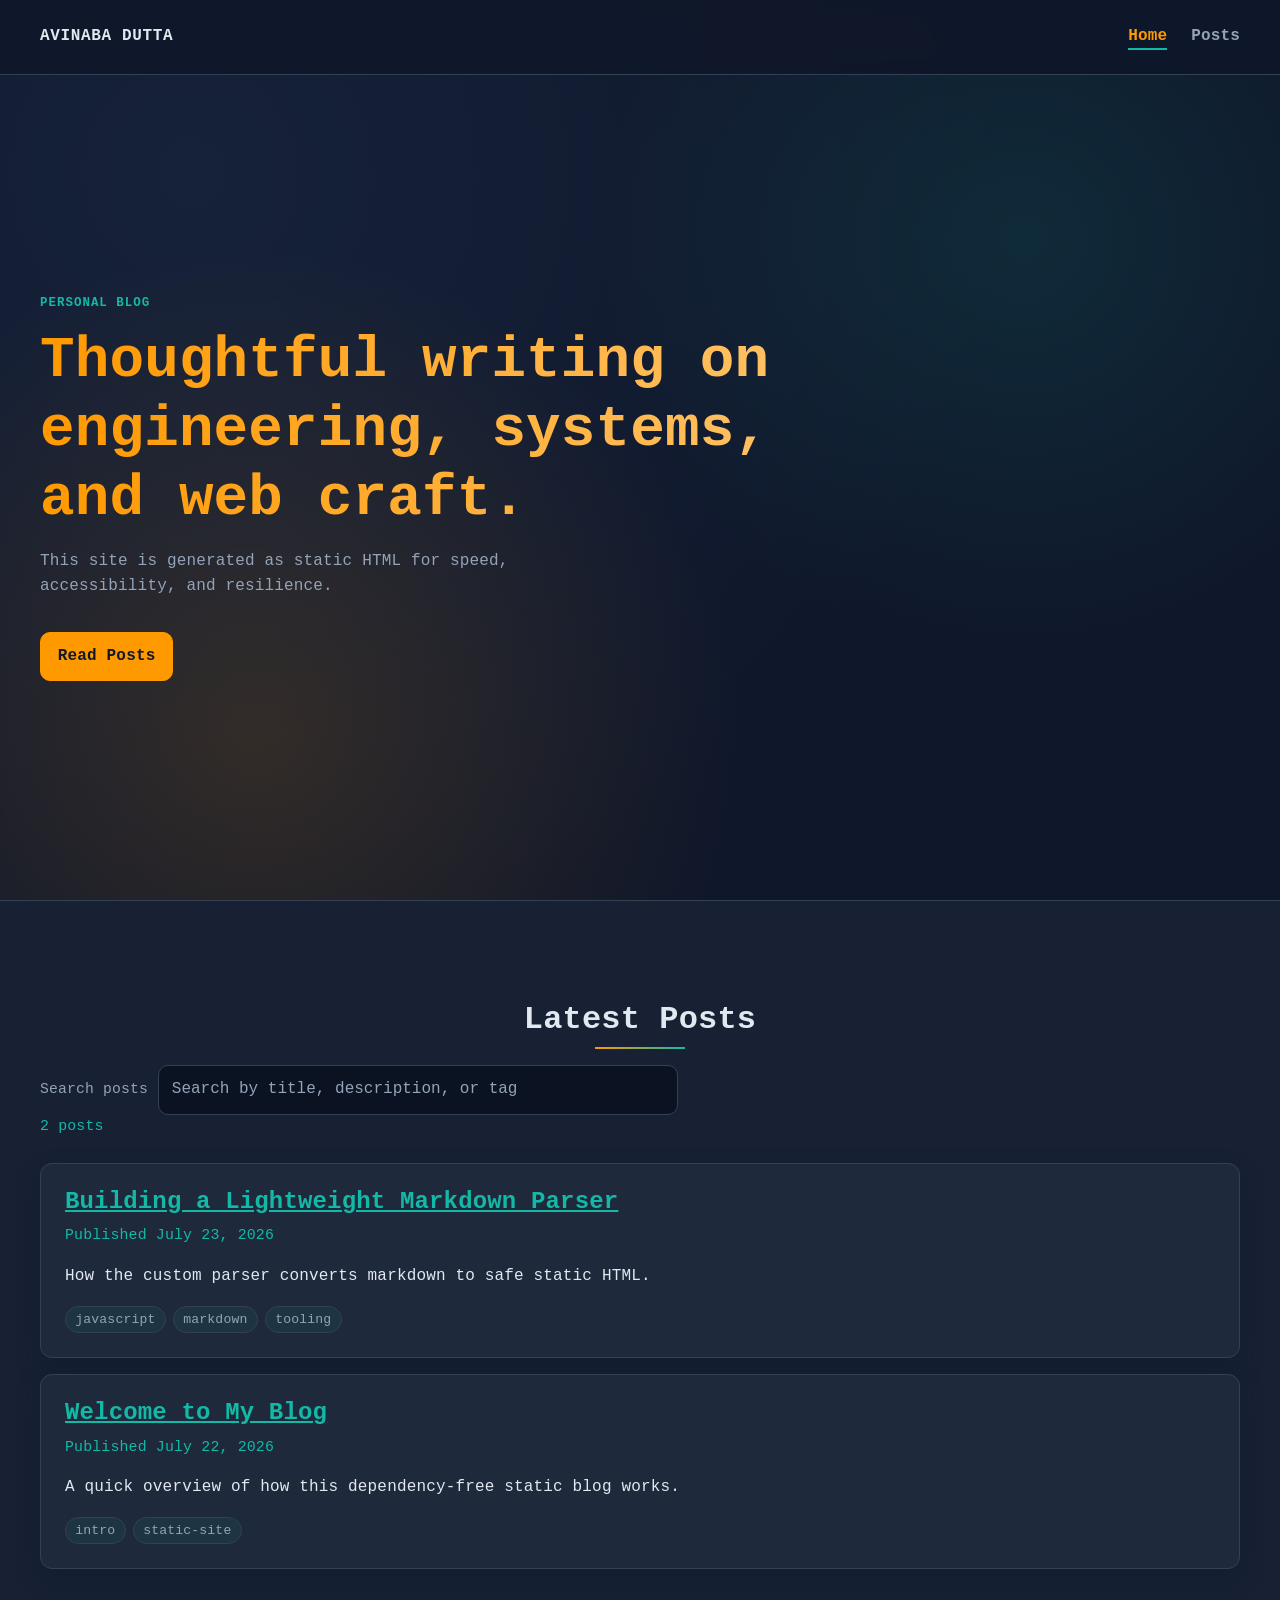
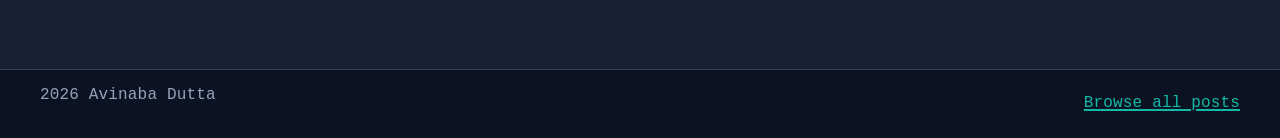
<file: index.html>
<!doctype html>
<html lang="en">
  <head>
    <meta charset="utf-8">
    <meta name="viewport" content="width=device-width, initial-scale=1">
    <title>Avinaba Dutta | Personal Blog</title>
    <meta name="description" content="Personal blog and writing archive by Avinaba Dutta.">
    <link rel="stylesheet" href="css/styles.css">
  </head>
  <body>
    <a class="skip-link" href="#main-content">Skip to content</a>

    <header class="site-header">
      <div class="container header-inner">
        <a class="brand" href="index.html" aria-label="Homepage">Avinaba Dutta</a>
        <button class="menu-toggle" aria-expanded="false" aria-controls="primary-nav">Menu</button>
        <nav id="primary-nav" class="primary-nav" aria-label="Main navigation">
          <ul>
            <li><a aria-current="page" href="index.html">Home</a></li>
            <li><a href="#posts">Posts</a></li>
          </ul>
        </nav>
      </div>
    </header>

    <main id="main-content">
      <section class="hero">
        <div class="container">
          <p class="eyebrow">Personal Blog</p>
          <h1>Thoughtful writing on engineering, systems, and web craft.</h1>
          <p class="lead">
            This site is generated as static HTML for speed, accessibility, and resilience.
          </p>
          <a class="button" href="#posts">Read Posts</a>
        </div>
      </section>

      <section id="posts" class="section">
        <div class="container">
          <div class="section-heading">
            <h2>Latest Posts</h2>
          </div>
          <label class="search-label" for="post-search">Search posts</label>
          <input
            id="post-search"
            class="search-input"
            type="search"
            placeholder="Search by title, description, or tag"
            autocomplete="off"
          >
          <p id="post-results-count" class="meta" aria-live="polite"></p>
          <ul id="post-list" class="post-list"></ul>
        </div>
      </section>
    </main>

    <footer class="site-footer">
      <div class="container footer-inner">
        <p><span id="copyright-year"></span> Avinaba Dutta</p>
        <a href="#posts">Browse all posts</a>
      </div>
    </footer>

    <script src="js/site.js" defer></script>
  </body>
</html>
</file>
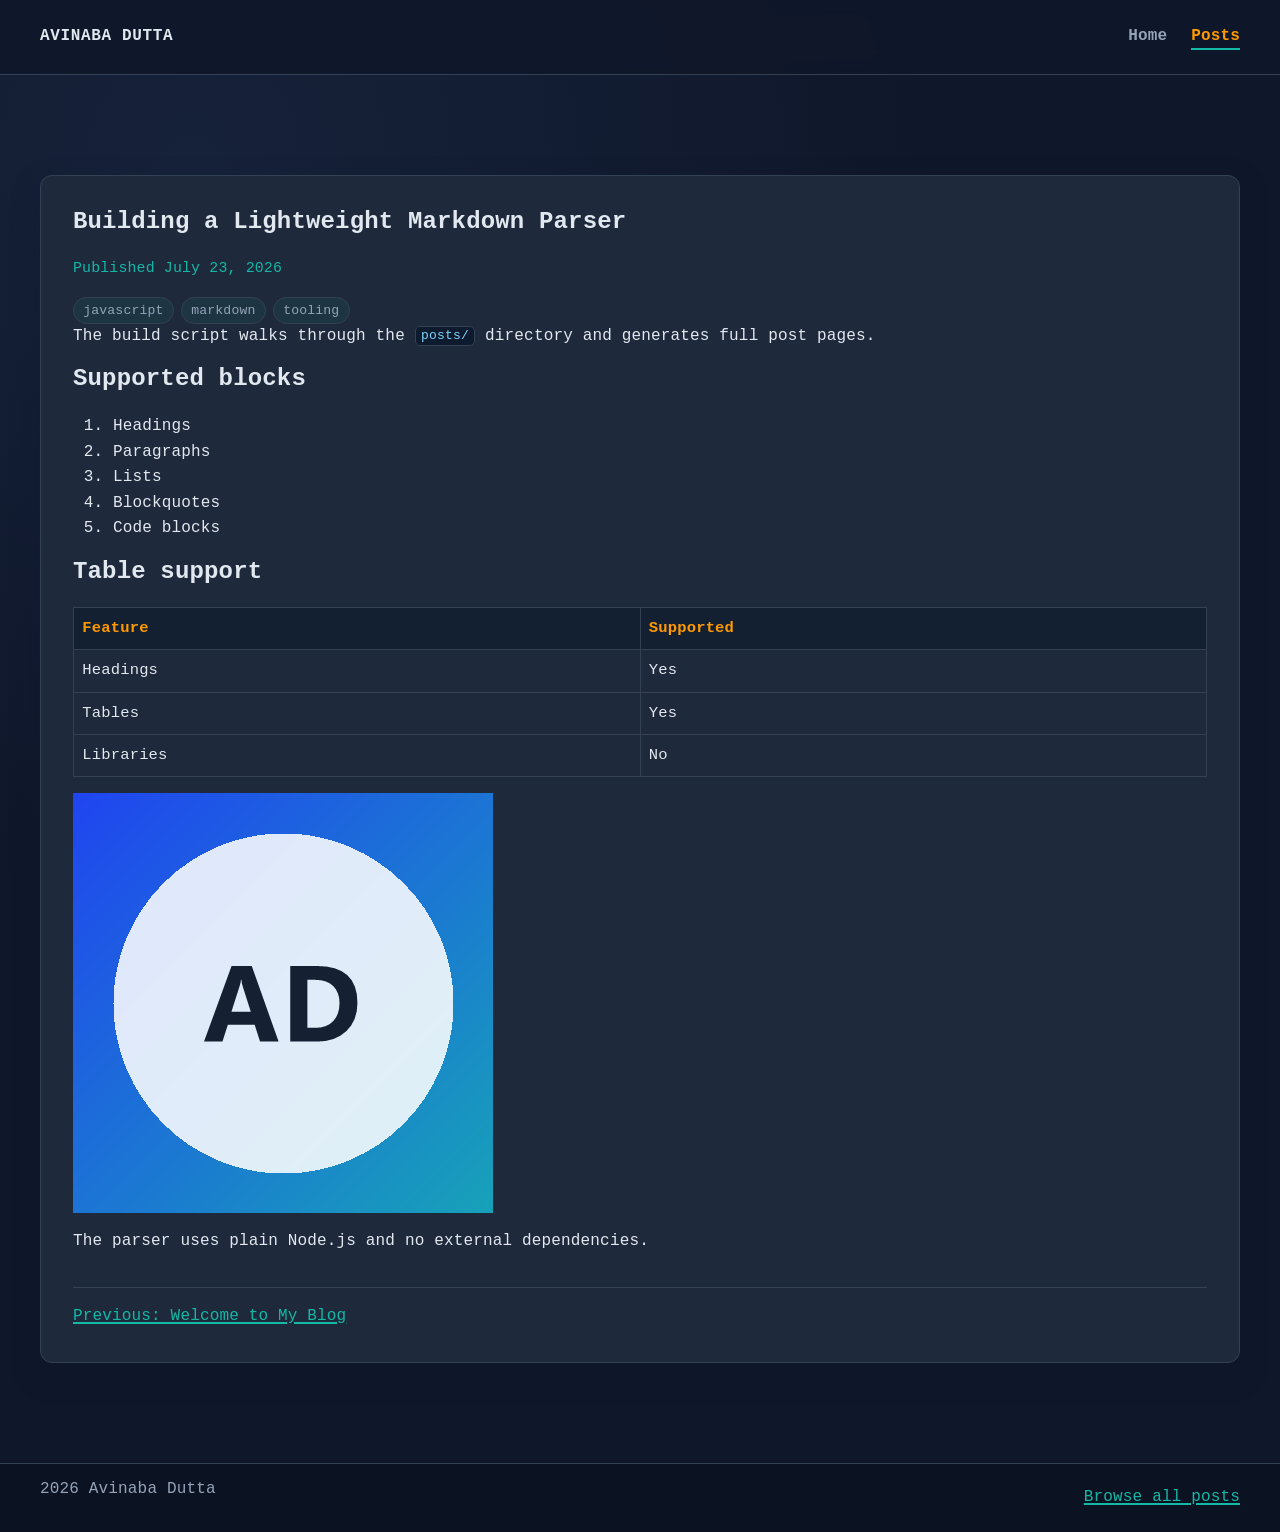
<file: blog/building-a-markdown-parser.html>
<!doctype html>
<html lang="en">
  <head>
    <meta charset="utf-8">
    <meta name="viewport" content="width=device-width, initial-scale=1">
    <title>Building a Lightweight Markdown Parser | Avinaba Dutta</title>
    <meta name="description" content="How the custom parser converts markdown to safe static HTML.">
    <link rel="stylesheet" href="../css/styles.css">
  </head>
  <body>
    <a class="skip-link" href="#main-content">Skip to content</a>
    <header class="site-header">
      <div class="container header-inner">
        <a class="brand" href="../index.html" aria-label="Homepage">Avinaba Dutta</a>
        <button class="menu-toggle" aria-expanded="false" aria-controls="primary-nav">Menu</button>
        <nav id="primary-nav" class="primary-nav" aria-label="Main navigation">
          <ul>
            <li><a  href="../index.html">Home</a></li>
            <li><a aria-current="page" href="../index.html#posts">Posts</a></li>
          </ul>
        </nav>
      </div>
    </header>
    <main id="main-content" class="post-layout">
      <div class="container">
        <article class="post-article">
          <header>
            <h1>Building a Lightweight Markdown Parser</h1>
            <p class="meta">Published July 23, 2026</p>
            <div class="tags" aria-label="Tags"><span class="tag">javascript</span><span class="tag">markdown</span><span class="tag">tooling</span></div>
          </header>
          <p>The build script walks through the <code>posts/</code> directory and generates full post pages.</p>
<h2>Supported blocks</h2>
<ol><li>Headings</li><li>Paragraphs</li><li>Lists</li><li>Blockquotes</li><li>Code blocks</li></ol>
<h2>Table support</h2>
<table><thead><tr><th>Feature</th><th>Supported</th></tr></thead><tbody><tr><td>Headings</td><td>Yes</td></tr><tr><td>Tables</td><td>Yes</td></tr><tr><td>Libraries</td><td>No</td></tr></tbody></table>
<p><img src="../image_web.png" alt="Workspace illustration"></p>
<p>The parser uses plain Node.js and no external dependencies.</p>
          <nav class="post-nav" aria-label="Post navigation">
            <a rel="prev" href="welcome-to-my-blog.html">Previous: Welcome to My Blog</a>
            
          </nav>
        </article>
      </div>
    </main>
    <footer class="site-footer">
      <div class="container footer-inner">
        <p><span id="copyright-year"></span> Avinaba Dutta</p>
        <a href="../index.html#posts">Browse all posts</a>
      </div>
    </footer>
    <script src="../js/site.js" defer></script>
  </body>
</html>
</file>
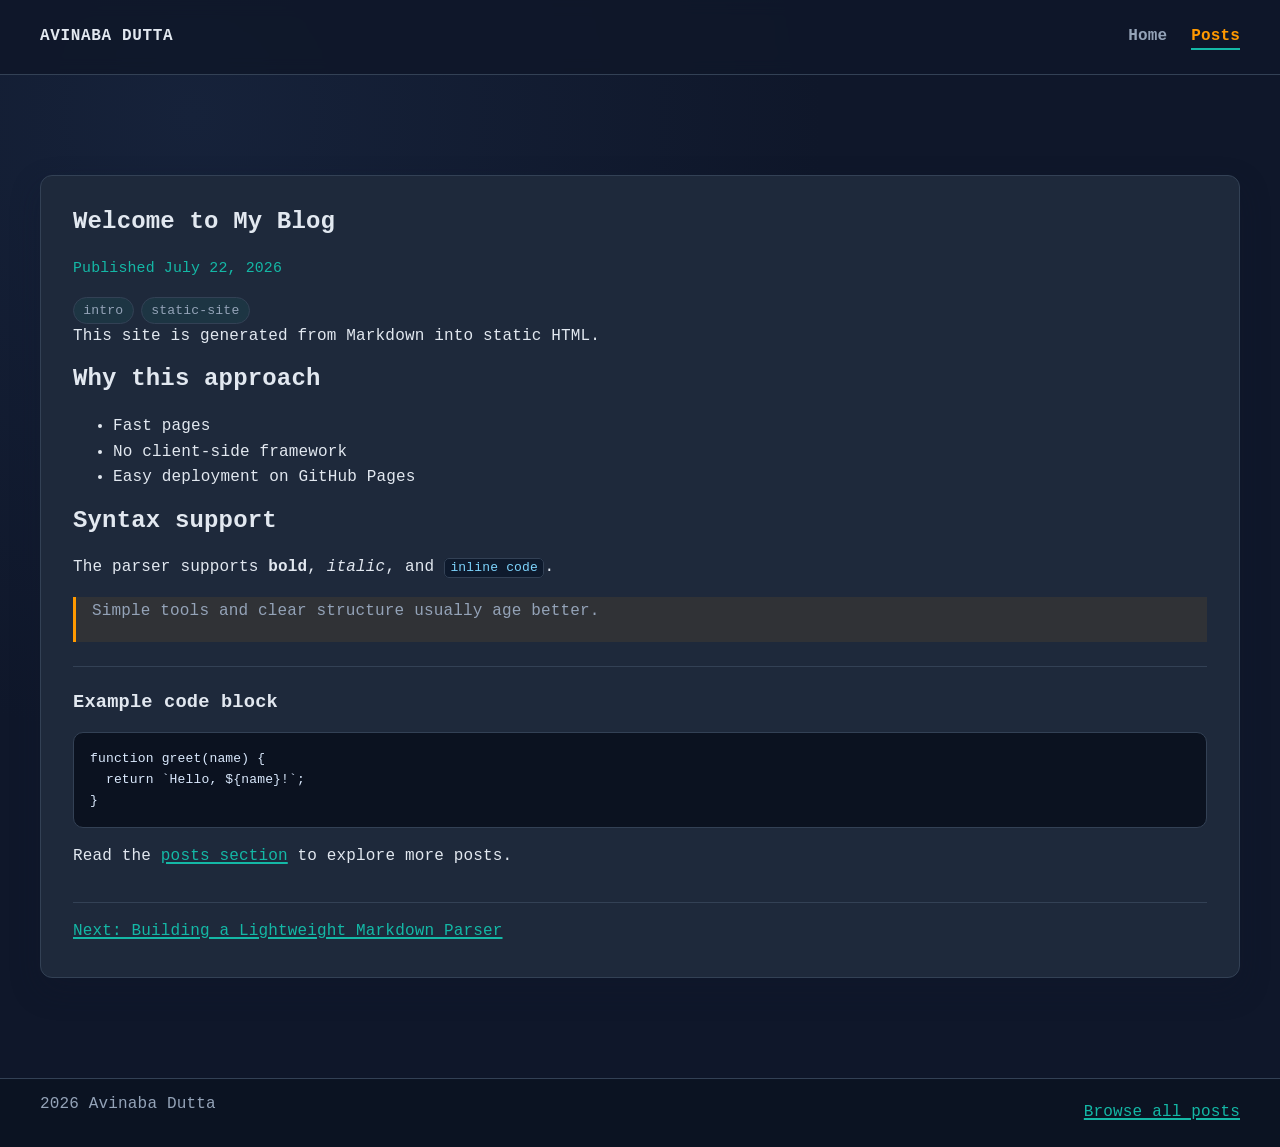
<file: blog/welcome-to-my-blog.html>
<!doctype html>
<html lang="en">
  <head>
    <meta charset="utf-8">
    <meta name="viewport" content="width=device-width, initial-scale=1">
    <title>Welcome to My Blog | Avinaba Dutta</title>
    <meta name="description" content="A quick overview of how this dependency-free static blog works.">
    <link rel="stylesheet" href="../css/styles.css">
  </head>
  <body>
    <a class="skip-link" href="#main-content">Skip to content</a>
    <header class="site-header">
      <div class="container header-inner">
        <a class="brand" href="../index.html" aria-label="Homepage">Avinaba Dutta</a>
        <button class="menu-toggle" aria-expanded="false" aria-controls="primary-nav">Menu</button>
        <nav id="primary-nav" class="primary-nav" aria-label="Main navigation">
          <ul>
            <li><a  href="../index.html">Home</a></li>
            <li><a aria-current="page" href="../index.html#posts">Posts</a></li>
          </ul>
        </nav>
      </div>
    </header>
    <main id="main-content" class="post-layout">
      <div class="container">
        <article class="post-article">
          <header>
            <h1>Welcome to My Blog</h1>
            <p class="meta">Published July 22, 2026</p>
            <div class="tags" aria-label="Tags"><span class="tag">intro</span><span class="tag">static-site</span></div>
          </header>
          <p>This site is generated from Markdown into static HTML.</p>
<h2>Why this approach</h2>
<ul><li>Fast pages</li><li>No client-side framework</li><li>Easy deployment on GitHub Pages</li></ul>
<h2>Syntax support</h2>
<p>The parser supports <strong>bold</strong>, <em>italic</em>, and <code>inline code</code>.</p>
<blockquote><p>Simple tools and clear structure usually age better.</p></blockquote>
<hr>
<h3>Example code block</h3>
<pre><code class="language-js">function greet(name) {
  return `Hello, ${name}!`;
}</code></pre>
<p>Read the <a href="../index.html#posts">posts section</a> to explore more posts.</p>
          <nav class="post-nav" aria-label="Post navigation">
            
            <a rel="next" href="building-a-markdown-parser.html">Next: Building a Lightweight Markdown Parser</a>
          </nav>
        </article>
      </div>
    </main>
    <footer class="site-footer">
      <div class="container footer-inner">
        <p><span id="copyright-year"></span> Avinaba Dutta</p>
        <a href="../index.html#posts">Browse all posts</a>
      </div>
    </footer>
    <script src="../js/site.js" defer></script>
  </body>
</html>
</file>
<file: css/styles.css>
:root {
  --color-bg: #0f172a;
  --color-surface: #1e293b;
  --color-surface-alt: #172133;
  --color-primary: #ff9900;
  --color-secondary: #14b8a6;
  --color-text: #e2e8f0;
  --color-text-muted: #94a3b8;
  --color-border: #334155;
  --shadow-color: rgba(15, 23, 42, 0.3);
  --focus: #fbbf24;
  --font-ui: "Source Code Pro", "Cascadia Code", Consolas, Menlo, Monaco, monospace;
  --container-max: 1200px;
  --container-padding: 20px;
  --section-padding: 100px;
  --radius: 12px;
  --space-1: 0.5rem;
  --space-2: 0.75rem;
  --space-3: 1rem;
  --space-4: 1.5rem;
  --space-5: 2rem;
  --space-6: 3rem;
  --transition-fast: all 0.3s ease;
  --transition-slow: all 0.5s ease;
  --transition-reveal: all 0.8s ease;
}

* {
  box-sizing: border-box;
}

html,
body {
  margin: 0;
  padding: 0;
}

body {
  background: radial-gradient(circle at 15% 10%, #16223a 0%, var(--color-bg) 42%);
  color: var(--color-text);
  font-family: var(--font-ui);
  line-height: 1.6;
  letter-spacing: 0.01em;
  text-rendering: optimizeLegibility;
  -webkit-font-smoothing: antialiased;
  scroll-behavior: smooth;
}

img {
  display: block;
  max-width: 100%;
  height: auto;
}

h1,
h2,
h3,
h4 {
  color: var(--color-text);
  line-height: 1.2;
  font-weight: 700;
  margin-top: 0;
}

p {
  margin: 0 0 var(--space-3);
}

a {
  color: var(--color-secondary);
  text-decoration-thickness: 1.5px;
  text-underline-offset: 2px;
  transition: var(--transition-fast);
}

a:hover {
  color: var(--color-primary);
}

a:focus-visible,
button:focus-visible {
  outline: 3px solid var(--focus);
  outline-offset: 2px;
}

.skip-link {
  position: absolute;
  left: -9999px;
  top: auto;
}

.skip-link:focus {
  left: var(--space-3);
  top: var(--space-3);
  background: var(--color-primary);
  color: #111827;
  padding: var(--space-2) var(--space-3);
  border-radius: 8px;
  z-index: 100;
}

.container {
  width: min(100% - (var(--container-padding) * 2), var(--container-max));
  margin-inline: auto;
}

.site-header {
  background: rgba(15, 23, 42, 0.88);
  border-bottom: 1px solid var(--color-border);
  backdrop-filter: blur(8px);
  position: sticky;
  top: 0;
  z-index: 20;
}

.header-inner {
  min-height: 66px;
  display: flex;
  align-items: center;
  justify-content: space-between;
  gap: var(--space-2);
}

.brand {
  color: var(--color-text);
  font-weight: 700;
  font-size: 1rem;
  letter-spacing: 0.04em;
  text-transform: uppercase;
  text-decoration: none;
}

.menu-toggle {
  border: 1px solid var(--color-border);
  background: var(--color-surface);
  color: var(--color-text);
  border-radius: 10px;
  padding: 0.45rem 0.75rem;
  font: inherit;
  transition: var(--transition-fast);
}

.menu-toggle:hover {
  border-color: var(--color-secondary);
  color: var(--color-secondary);
}

.primary-nav {
  display: none;
  width: 100%;
}

.primary-nav[data-open="true"] {
  display: block;
}

.primary-nav ul {
  list-style: none;
  margin: var(--space-2) 0 var(--space-3);
  padding: 0;
  display: grid;
  gap: var(--space-2);
}

.primary-nav a {
  text-decoration: none;
  color: var(--color-text-muted);
  font-weight: 600;
  position: relative;
  padding-bottom: 0.2rem;
}

.primary-nav a[aria-current="page"] {
  color: var(--color-primary);
}

.primary-nav a::after {
  content: "";
  position: absolute;
  left: 0;
  bottom: -0.1rem;
  width: 0;
  height: 2px;
  background: var(--color-secondary);
  transition: width 0.3s ease;
}

.primary-nav a:hover::after,
.primary-nav a[aria-current="page"]::after {
  width: 100%;
}

.hero {
  min-height: calc(100vh - 74px);
  display: grid;
  place-items: center;
  padding: var(--section-padding) 0;
  border-bottom: 1px solid var(--color-border);
  background:
    radial-gradient(circle at 80% 20%, rgba(20, 184, 166, 0.12), transparent 35%),
    radial-gradient(circle at 20% 80%, rgba(255, 153, 0, 0.14), transparent 40%);
}

.eyebrow {
  margin: 0 0 var(--space-2);
  color: var(--color-secondary);
  text-transform: uppercase;
  letter-spacing: 0.08em;
  font-size: 0.78rem;
  font-weight: 700;
}

.hero h1 {
  font-size: clamp(2rem, 5vw, 3.6rem);
  background: linear-gradient(90deg, var(--color-primary), #ffc266);
  -webkit-background-clip: text;
  background-clip: text;
  color: transparent;
  max-width: 22ch;
  margin-bottom: var(--space-3);
}

.lead {
  color: var(--color-text-muted);
  max-width: 64ch;
}

.button {
  display: inline-block;
  margin-top: var(--space-3);
  border-radius: 10px;
  border: 1px solid var(--color-primary);
  background: var(--color-primary);
  color: #111827;
  text-decoration: none;
  font-weight: 700;
  padding: 0.68rem 1.05rem;
  transition: var(--transition-fast);
}

.button:hover {
  background: var(--color-secondary);
  border-color: var(--color-secondary);
  color: #022c22;
  transform: translateY(-2px);
}

.section {
  padding: var(--section-padding) 0;
}

.section:nth-of-type(odd) {
  background: transparent;
}

.section:nth-of-type(even) {
  background: var(--color-surface-alt);
}

.section-heading {
  margin-bottom: var(--space-3);
  text-align: center;
}

.section-heading h2 {
  font-size: clamp(1.5rem, 3vw, 2rem);
  margin-bottom: 0.25rem;
}

.section-heading::after {
  content: "";
  display: block;
  width: 90px;
  height: 2px;
  margin: 0.5rem auto 0;
  background: linear-gradient(90deg, var(--color-primary), var(--color-secondary));
}

.blog-main,
.post-layout {
  padding: var(--section-padding) 0;
}

.post-list {
  list-style: none;
  margin: var(--space-4) 0 0;
  padding: 0;
  display: grid;
  gap: var(--space-3);
}

.search-label {
  display: inline-block;
  margin-bottom: var(--space-1);
  color: var(--color-text-muted);
  font-size: 0.92rem;
}

.search-input {
  width: 100%;
  max-width: 520px;
  border: 1px solid var(--color-border);
  border-radius: 10px;
  padding: 0.68rem 0.82rem;
  font: inherit;
  color: var(--color-text);
  background: #0b1322;
  transition: var(--transition-fast);
}

.search-input::placeholder {
  color: var(--color-text-muted);
}

.search-input:focus-visible {
  outline: 3px solid var(--focus);
  outline-offset: 2px;
  border-color: var(--color-secondary);
}

.post-card {
  background: var(--color-surface);
  border: 1px solid var(--color-border);
  border-radius: var(--radius);
  padding: var(--space-4);
  box-shadow: 0 10px 24px var(--shadow-color);
  transition: var(--transition-fast);
}

.post-card:hover {
  transform: translateY(-5px);
  border-color: var(--color-secondary);
}

.post-card h2 {
  margin-bottom: var(--space-1);
}

.meta {
  color: var(--color-secondary);
  font-size: 0.93rem;
}

.tags {
  display: flex;
  flex-wrap: wrap;
  gap: 0.45rem;
  margin-top: var(--space-2);
}

.tag {
  border-radius: 999px;
  border: 1px solid var(--color-border);
  color: var(--color-text-muted);
  background: rgba(20, 184, 166, 0.08);
  padding: 0.13rem 0.58rem;
  font-size: 0.82rem;
  transition: var(--transition-fast);
}

.tag:hover {
  border-color: var(--color-secondary);
  color: var(--color-secondary);
}

.post-article {
  background: var(--color-surface);
  border: 1px solid var(--color-border);
  border-radius: var(--radius);
  padding: var(--space-5);
  box-shadow: 0 12px 30px var(--shadow-color);
  animation: reveal 0.8s ease both;
}

.post-article hr {
  border: 0;
  border-top: 1px solid var(--color-border);
  margin: var(--space-4) 0;
}

.post-article blockquote {
  margin: var(--space-3) 0;
  padding: 0.1rem 0 0.1rem var(--space-3);
  border-left: 3px solid var(--color-primary);
  color: var(--color-text-muted);
  background: rgba(255, 153, 0, 0.08);
}

.post-article pre {
  overflow-x: auto;
  margin: var(--space-3) 0;
  border-radius: 10px;
  border: 1px solid var(--color-border);
  background: #0b1220;
  color: #dbeafe;
  padding: var(--space-3);
}

.post-article :not(pre) > code {
  border-radius: 5px;
  border: 1px solid var(--color-border);
  background: #0e1a2d;
  color: #7dd3fc;
  padding: 0.09rem 0.34rem;
}

.post-article table {
  width: 100%;
  margin: var(--space-3) 0;
  border-collapse: collapse;
  font-size: 0.97rem;
}

.post-article th,
.post-article td {
  text-align: left;
  border: 1px solid var(--color-border);
  padding: 0.52rem;
}

.post-article thead th {
  color: var(--color-primary);
  background: #132032;
}

.post-nav {
  display: grid;
  gap: var(--space-2);
  margin-top: var(--space-5);
  padding-top: var(--space-3);
  border-top: 1px solid var(--color-border);
}

.site-footer {
  border-top: 1px solid var(--color-border);
  background: #0b1322;
  color: var(--color-text-muted);
}

.footer-inner {
  min-height: 68px;
  display: flex;
  flex-wrap: wrap;
  align-items: center;
  justify-content: space-between;
  gap: var(--space-2);
}

@media (min-width: 760px) {
  .header-inner {
    min-height: 74px;
  }

  .menu-toggle {
    display: none;
  }

  .primary-nav {
    display: block;
    width: auto;
  }

  .primary-nav ul {
    margin: 0;
    display: flex;
    align-items: center;
    gap: var(--space-4);
  }

  .hero {
    min-height: calc(100vh - 74px);
  }
}

@media (max-width: 759px) {
  .hero {
    min-height: auto;
    padding: 88px 0 74px;
  }

  .button {
    display: block;
    width: fit-content;
  }

  .section,
  .blog-main,
  .post-layout {
    padding: 70px 0;
  }

  .post-article {
    padding: var(--space-4);
  }
}

@keyframes reveal {
  from {
    opacity: 0;
    transform: translateY(18px);
  }

  to {
    opacity: 1;
    transform: translateY(0);
  }
}
</file>
